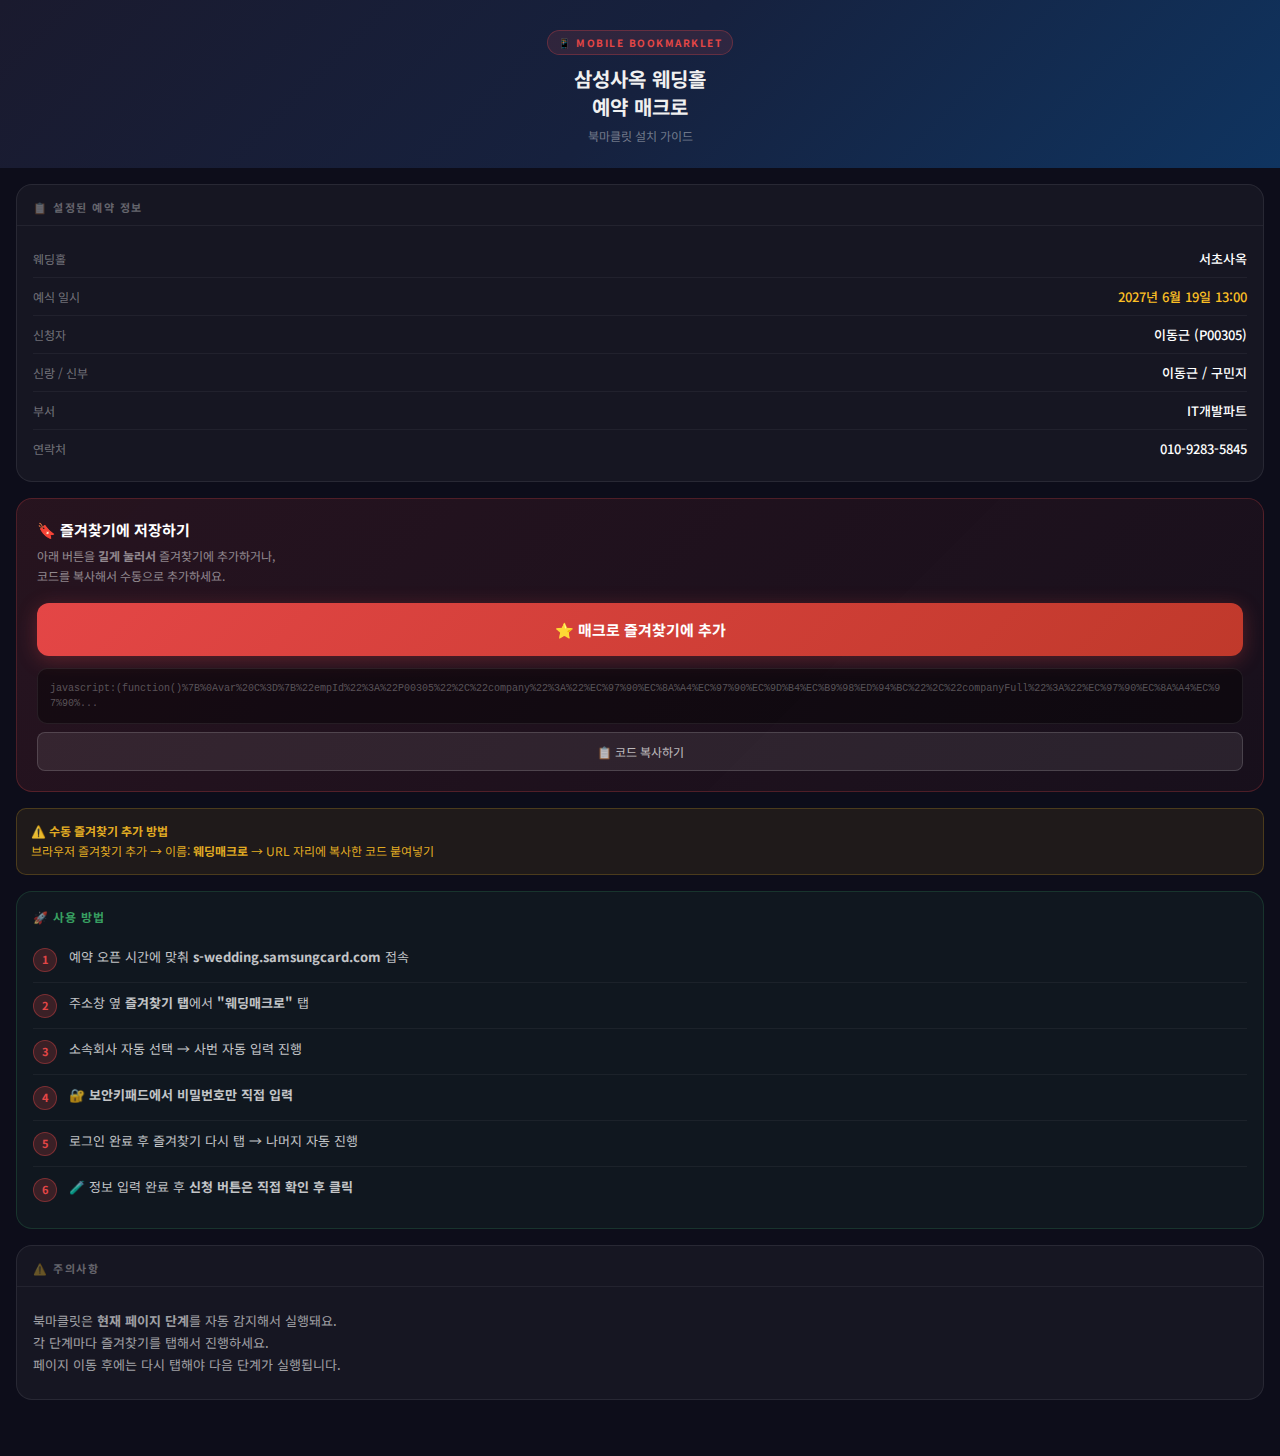
<file: wedding-bookmarklet.html>
<!DOCTYPE html>
<html lang="ko">
<head>
<meta charset="UTF-8">
<meta name="viewport" content="width=device-width, initial-scale=1.0, maximum-scale=1.0">
<title>삼성 웨딩홀 예약 매크로</title>
<style>
  @import url('https://fonts.googleapis.com/css2?family=Noto+Sans+KR:wght@300;400;500;700&display=swap');
  * { margin:0; padding:0; box-sizing:border-box; }

  body {
    font-family: 'Noto Sans KR', sans-serif;
    background: #0d0d1a;
    color: #f0f0f0;
    min-height: 100vh;
    padding-bottom: 40px;
  }

  .header {
    background: linear-gradient(135deg, #1a1a2e, #16213e, #0f3460);
    padding: 28px 20px 24px;
    text-align: center;
    position: relative;
    overflow: hidden;
  }
  .header::after {
    content: '';
    position: absolute;
    bottom: -1px; left: 0; right: 0;
    height: 1px;
    background: linear-gradient(90deg, transparent, rgba(228,70,70,0.5), transparent);
  }
  .badge {
    display: inline-block;
    font-size: 10px;
    font-weight: 700;
    color: #e44646;
    background: rgba(228,70,70,0.12);
    border: 1px solid rgba(228,70,70,0.3);
    padding: 4px 10px;
    border-radius: 20px;
    margin-bottom: 10px;
    letter-spacing: 1.5px;
  }
  .header h1 { font-size: 20px; font-weight: 700; line-height: 1.4; }
  .header p { font-size: 12px; color: rgba(255,255,255,0.4); margin-top: 6px; }

  .section {
    margin: 16px;
    background: rgba(255,255,255,0.04);
    border: 1px solid rgba(255,255,255,0.08);
    border-radius: 16px;
    overflow: hidden;
  }
  .section-header {
    padding: 14px 16px 10px;
    border-bottom: 1px solid rgba(255,255,255,0.06);
  }
  .section-title {
    font-size: 11px;
    font-weight: 700;
    color: rgba(255,255,255,0.35);
    letter-spacing: 1.5px;
    text-transform: uppercase;
  }
  .section-body { padding: 14px 16px; }

  /* 설치 카드 */
  .install-card {
    margin: 16px;
    background: linear-gradient(135deg, rgba(228,70,70,0.12), rgba(228,70,70,0.05));
    border: 1px solid rgba(228,70,70,0.25);
    border-radius: 16px;
    padding: 20px;
  }
  .install-card h2 {
    font-size: 15px;
    font-weight: 700;
    margin-bottom: 6px;
    color: #fff;
  }
  .install-card p {
    font-size: 12px;
    color: rgba(255,255,255,0.5);
    line-height: 1.7;
    margin-bottom: 16px;
  }

  .bookmarklet-btn {
    display: block;
    width: 100%;
    padding: 16px;
    background: linear-gradient(135deg, #e44646, #c0392b);
    border: none;
    border-radius: 12px;
    color: #fff;
    font-size: 15px;
    font-weight: 700;
    font-family: 'Noto Sans KR', sans-serif;
    text-align: center;
    text-decoration: none;
    cursor: pointer;
    box-shadow: 0 4px 20px rgba(228,70,70,0.3);
    transition: all 0.2s;
    margin-bottom: 12px;
  }
  .bookmarklet-btn:active {
    transform: scale(0.98);
  }

  .step-list { list-style: none; }
  .step-list li {
    display: flex;
    gap: 12px;
    align-items: flex-start;
    padding: 10px 0;
    border-bottom: 1px solid rgba(255,255,255,0.05);
    font-size: 13px;
    line-height: 1.6;
    color: rgba(255,255,255,0.75);
  }
  .step-list li:last-child { border-bottom: none; }
  .step-num {
    min-width: 24px;
    height: 24px;
    background: rgba(228,70,70,0.2);
    border: 1px solid rgba(228,70,70,0.4);
    border-radius: 50%;
    display: flex;
    align-items: center;
    justify-content: center;
    font-size: 11px;
    font-weight: 700;
    color: #e44646;
    margin-top: 1px;
  }

  .info-row {
    display: flex;
    justify-content: space-between;
    align-items: center;
    padding: 9px 0;
    border-bottom: 1px solid rgba(255,255,255,0.05);
    font-size: 13px;
  }
  .info-row:last-child { border-bottom: none; }
  .info-label { color: rgba(255,255,255,0.4); font-size: 12px; }
  .info-value { color: #fff; font-weight: 500; }
  .info-value.highlight { color: #fbbf24; }

  .warn-box {
    background: rgba(251,191,36,0.08);
    border: 1px solid rgba(251,191,36,0.2);
    border-radius: 10px;
    padding: 12px 14px;
    margin: 0 16px 16px;
    font-size: 12px;
    color: rgba(251,191,36,0.9);
    line-height: 1.7;
  }

  .usage-steps {
    margin: 0 16px 16px;
    background: rgba(74,222,128,0.05);
    border: 1px solid rgba(74,222,128,0.15);
    border-radius: 16px;
    padding: 16px;
  }
  .usage-steps h3 {
    font-size: 12px;
    font-weight: 700;
    color: rgba(74,222,128,0.7);
    letter-spacing: 1px;
    text-transform: uppercase;
    margin-bottom: 12px;
  }

  .copy-area {
    background: rgba(0,0,0,0.4);
    border: 1px solid rgba(255,255,255,0.08);
    border-radius: 10px;
    padding: 12px;
    font-size: 10px;
    color: rgba(255,255,255,0.3);
    word-break: break-all;
    line-height: 1.5;
    max-height: 80px;
    overflow: hidden;
    margin-bottom: 8px;
    font-family: monospace;
  }
  .copy-btn {
    width: 100%;
    padding: 10px;
    background: rgba(255,255,255,0.08);
    border: 1px solid rgba(255,255,255,0.15);
    border-radius: 8px;
    color: rgba(255,255,255,0.7);
    font-size: 12px;
    font-family: 'Noto Sans KR', sans-serif;
    cursor: pointer;
  }
  .copy-btn.copied {
    background: rgba(74,222,128,0.15);
    border-color: rgba(74,222,128,0.3);
    color: #4ade80;
  }
</style>
</head>
<body>

<div class="header">
  <div class="badge">📱 MOBILE BOOKMARKLET</div>
  <h1>삼성사옥 웨딩홀<br>예약 매크로</h1>
  <p>북마클릿 설치 가이드</p>
</div>

<!-- 예약 정보 확인 -->
<div class="section">
  <div class="section-header">
    <div class="section-title">📋 설정된 예약 정보</div>
  </div>
  <div class="section-body">
    <div class="info-row">
      <span class="info-label">웨딩홀</span>
      <span class="info-value">서초사옥</span>
    </div>
    <div class="info-row">
      <span class="info-label">예식 일시</span>
      <span class="info-value highlight">2027년 6월 19일 13:00</span>
    </div>
    <div class="info-row">
      <span class="info-label">신청자</span>
      <span class="info-value">이동근 (P00305)</span>
    </div>
    <div class="info-row">
      <span class="info-label">신랑 / 신부</span>
      <span class="info-value">이동근 / 구민지</span>
    </div>
    <div class="info-row">
      <span class="info-label">부서</span>
      <span class="info-value">IT개발파트</span>
    </div>
    <div class="info-row">
      <span class="info-label">연락처</span>
      <span class="info-value">010-9283-5845</span>
    </div>
  </div>
</div>

<!-- 설치 방법 -->
<div class="install-card">
  <h2>🔖 즐겨찾기에 저장하기</h2>
  <p>아래 버튼을 <strong>길게 눌러서</strong> 즐겨찾기에 추가하거나,<br>
  코드를 복사해서 수동으로 추가하세요.</p>

  <a id="bookmarkletLink" class="bookmarklet-btn" href="#">
    ⭐ 매크로 즐겨찾기에 추가
  </a>

  <div class="copy-area" id="codePreview">로딩 중...</div>
  <button class="copy-btn" id="copyBtn" onclick="copyCode()">📋 코드 복사하기</button>
</div>

<div class="warn-box">
  ⚠️ <strong>수동 즐겨찾기 추가 방법</strong><br>
  브라우저 즐겨찾기 추가 → 이름: <strong>웨딩매크로</strong> → URL 자리에 복사한 코드 붙여넣기
</div>

<!-- 사용 방법 -->
<div class="usage-steps">
  <h3>🚀 사용 방법</h3>
  <ul class="step-list">
    <li>
      <span class="step-num">1</span>
      <span>예약 오픈 시간에 맞춰 <strong>s-wedding.samsungcard.com</strong> 접속</span>
    </li>
    <li>
      <span class="step-num">2</span>
      <span>주소창 옆 <strong>즐겨찾기 탭</strong>에서 <strong>"웨딩매크로"</strong> 탭</span>
    </li>
    <li>
      <span class="step-num">3</span>
      <span>소속회사 자동 선택 → 사번 자동 입력 진행</span>
    </li>
    <li>
      <span class="step-num">4</span>
      <span>🔐 <strong>보안키패드에서 비밀번호만 직접 입력</strong></span>
    </li>
    <li>
      <span class="step-num">5</span>
      <span>로그인 완료 후 즐겨찾기 다시 탭 → 나머지 자동 진행</span>
    </li>
    <li>
      <span class="step-num">6</span>
      <span>🧪 정보 입력 완료 후 <strong>신청 버튼은 직접 확인 후 클릭</strong></span>
    </li>
  </ul>
</div>

<div class="section">
  <div class="section-header">
    <div class="section-title">⚠️ 주의사항</div>
  </div>
  <div class="section-body">
    <div class="info-row">
      <span style="font-size:13px;color:rgba(255,255,255,0.6);line-height:1.7">
        북마클릿은 <strong>현재 페이지 단계</strong>를 자동 감지해서 실행돼요.<br>
        각 단계마다 즐겨찾기를 탭해서 진행하세요.<br>
        페이지 이동 후에는 다시 탭해야 다음 단계가 실행됩니다.
      </span>
    </div>
  </div>
</div>

<script>
// ================================================
// 매크로 설정값
// ================================================
const CONFIG = {
  empId: 'P00305',
  company: '에스에이치피',
  companyFull: '에스에이치피코퍼레이이',
  weddingHall: '서초사옥',
  weddingYear: 2027,
  weddingMonth: 6,
  weddingDay: 19,
  weddingTime: '13:00',
  name: '이동근',
  gender: 'male',
  birthdate: '1989.01.14',
  dept: 'IT개발파트',
  emailId: 'dg5845.lee',
  emailDomain: 'samsung.com',
  phone: '9283-5845',
  empIdInfo: 'P00305',
  role: '신랑',
  groomName: '이동근',
  brideName: '구민지',
};

// ================================================
// 북마클릿 코드 생성
// ================================================
function buildBookmarklet() {
  const code = `(function(){
var C=${JSON.stringify(CONFIG)};
function wait(ms){return new Promise(r=>setTimeout(r,ms));}
function log(m){console.log('[매크로] '+m);var d=document.createElement('div');d.style='position:fixed;bottom:'+(window._macroY||20)+'px;left:50%;transform:translateX(-50%);background:rgba(0,0,0,0.85);color:#fff;padding:10px 18px;border-radius:20px;font-size:13px;z-index:99999;font-family:sans-serif;white-space:nowrap;max-width:90vw;text-align:center;border:1px solid rgba(255,255,255,0.2)';d.textContent=m;document.body.appendChild(d);setTimeout(()=>d.remove(),3500);}
function setVal(el,v){var s=Object.getOwnPropertyDescriptor(window.HTMLInputElement.prototype,'value');if(s)s.set.call(el,v);else el.value=v;el.dispatchEvent(new Event('input',{bubbles:true}));el.dispatchEvent(new Event('change',{bubbles:true}));}
function findBtn(t){return [...document.querySelectorAll('button,input[type=button],input[type=submit],a')].find(b=>b.textContent.includes(t)||b.value===t);}
function getPage(){var b=document.body.innerText||'';if(b.includes('소속회사를 검색'))return 'company';if(b.includes('사원번호(아이디) 로그인')||document.querySelector('input[placeholder*=사번]'))return 'login';if(b.includes('신청정보를 입력해 주세요'))return 'step3';if(b.includes('아래의 내용에 동의'))return 'step2';if(b.includes('웨딩홀과 예식일'))return 'step1';if(b.includes('삼성사옥 웨딩홀 신청')&&b.includes('신청방법'))return 'intro';if(b.includes('결혼도움방'))return 'main';return 'unknown';}
async function run(){
var page=getPage();
log('📍 현재: '+page);
if(page==='company'){
  var inp=document.querySelector('input[type=text]');
  if(inp){setVal(inp,C.company);await wait(300);}
  var sb=findBtn('검색');if(sb){sb.click();await wait(1200);}
  var items=[...document.querySelectorAll('li,label,div')].filter(el=>el.textContent.includes(C.companyFull));
  if(items.length){items[0].click();await wait(400);log('✅ 소속회사 선택');}
  var cb=findBtn('선택 완료');if(cb){cb.click();log('➡️ 완료');}
}
else if(page==='login'){
  var ids=document.querySelectorAll('input[type=text],input:not([type])');
  for(var i of ids){if((i.placeholder||'').includes('사번')||(i.placeholder||'').includes('아이디')||(i.closest('tr,div,label')||{textContent:''}).textContent.includes('사원번호')){setVal(i,C.empId);log('✅ 사번 입력 완료: '+C.empId);break;}}
  log('🔐 보안키패드에서 비밀번호 입력 후 로그인 버튼을 눌러주세요!');
}
else if(page==='main'){
  var links=[...document.querySelectorAll('a,button')];
  var al=links.find(l=>l.textContent.includes('삼성사옥 웨딩홀')||l.textContent.includes('웨딩홀 신청'));
  if(al){al.click();log('➡️ 웨딩홀 신청으로 이동');}
  else{log('⚠️ 메뉴에서 삼성사옥 웨딩홀 신청을 직접 탭해주세요');}
}
else if(page==='intro'){
  var btn=findBtn('신청');if(btn){btn.click();log('➡️ 신청 진입');await wait(800);}
  await wait(600);
  var popOk=[...document.querySelectorAll('button')].find(b=>b.textContent.trim()==='확인'&&b.offsetParent);
  if(popOk){popOk.click();log('팝업 닫기');}
}
else if(page==='step1'){
  await wait(500);
  var sels=document.querySelectorAll('select');
  for(var sel of sels){var opt=[...sel.options].find(o=>o.text.includes(C.weddingHall));if(opt){sel.value=opt.value;sel.dispatchEvent(new Event('change',{bubbles:true}));log('✅ 웨딩홀: '+C.weddingHall);await wait(800);break;}}
  var tries=0;
  while(tries++<24){
    var title=document.querySelector('[class*=calendar] h3,[class*=calender] h3,.calendar-title,[class*=month-title],[class*=monthTitle]');
    if(!title){await wait(400);continue;}
    var m=title.textContent.match(/(\d{4})년\s*(\d{1,2})월/);
    if(!m){await wait(400);continue;}
    var cy=parseInt(m[1]),cm=parseInt(m[2]);
    if(cy===C.weddingYear&&cm===C.weddingMonth)break;
    var needNext=(cy<C.weddingYear)||(cy===C.weddingYear&&cm<C.weddingMonth);
    var navBtns=[...document.querySelectorAll('button,span,a,i')];
    if(needNext){var nb=navBtns.find(b=>/next|right|chevron-r|›|>|▶/.test(b.className+b.textContent));if(nb){nb.click();await wait(500);}}
    else{var pb=navBtns.find(b=>/prev|left|chevron-l|‹|<|◀/.test(b.className+b.textContent));if(pb){pb.click();await wait(500);}}
  }
  log('📅 '+C.weddingYear+'년 '+C.weddingMonth+'월로 이동');
  var cells=[...document.querySelectorAll('td,[class*=day],[class*=date]')];
  var dc=cells.find(c=>parseInt(c.textContent.trim())===C.weddingDay&&!c.textContent.includes('마감')&&!c.classList.contains('disabled'));
  if(dc){dc.click();log('✅ '+C.weddingDay+'일 선택');await wait(600);}
  else{log('⚠️ 날짜를 직접 선택해주세요 ('+C.weddingDay+'일)');}
  var tLabels=[...document.querySelectorAll('label,span,div,li')].filter(el=>el.textContent.trim()===C.weddingTime||el.textContent.includes(C.weddingTime));
  for(var tl of tLabels){
    var sib=tl.nextElementSibling||tl.previousElementSibling;
    if(sib&&sib.textContent.includes('예약가능')||tl.textContent.includes('예약가능')){
      var r=tl.querySelector('input[type=radio]')||(tl.id?document.querySelector('input[for="'+tl.id+'"]'):null);
      if(r)r.click();else tl.click();
      log('✅ 시간: '+C.weddingTime);break;
    }
    var r2=document.querySelectorAll('input[type=radio]');
    for(var rr of r2){var rl=document.querySelector('label[for="'+rr.id+'"]');if(rl&&rl.textContent.includes(C.weddingTime)){rr.click();log('✅ 시간: '+C.weddingTime);break;}}
  }
  await wait(400);
  var ok=[...document.querySelectorAll('button')].find(b=>b.textContent.trim()==='확인'&&b.offsetParent);
  if(ok){ok.click();await wait(600);}
  var next=findBtn('다음');if(next){next.click();log('➡️ 다음 단계');}
}
else if(page==='step2'){
  await wait(500);
  var cbs=document.querySelectorAll('input[type=checkbox]');
  var allCb=[...cbs].find(c=>{var l=document.querySelector('label[for="'+c.id+'"]')||c.closest('label')||c.parentElement;return(l&&l.textContent.includes('전체'));});
  if(allCb&&!allCb.checked){allCb.click();log('✅ 전체 동의');}
  else{[...cbs].forEach(c=>{if(!c.checked)c.click();});}
  await wait(400);
  var next=findBtn('다음');if(next){next.click();log('➡️ 다음 단계');}
}
else if(page==='step3'){
  await wait(600);
  function getLabel(el){if(el.id){var l=document.querySelector('label[for="'+el.id+'"]');if(l)return l;}var p=el.parentElement;for(var i=0;i<4;i++){if(!p)break;var l=p.querySelector('label')||(p.tagName==='LABEL'?p:null);if(l)return l;p=p.parentElement;}return null;}
  var inputs=document.querySelectorAll('input[type=text],input[type=email],input:not([type])');
  for(var inp of inputs){
    var l=getLabel(inp);var lt=(l&&l.textContent||inp.placeholder||inp.name||'');
    if(lt.includes('성명')&&!lt.includes('신랑')&&!lt.includes('신부'))setVal(inp,C.name);
    else if(lt.includes('생년월일'))setVal(inp,C.birthdate);
    else if(lt.includes('부서'))setVal(inp,C.dept);
    else if(lt.includes('이메일')||lt.includes('메일'))setVal(inp,C.emailId);
    else if(lt.includes('사번')||lt.includes('사원번호'))setVal(inp,C.empIdInfo);
    else if(lt.includes('휴대')||lt.includes('전화'))setVal(inp,C.phone);
    else if(lt.includes('신랑 성명')||lt.includes('신랑성명'))setVal(inp,C.groomName);
    else if(lt.includes('신부 성명')||lt.includes('신부성명'))setVal(inp,C.brideName);
  }
  var sels=document.querySelectorAll('select');
  for(var sel of sels){
    var opts=[...sel.options];
    if(opts.some(o=>o.text.includes('samsung'))){var o=opts.find(o=>o.text.includes(C.emailDomain));if(o){sel.value=o.value;sel.dispatchEvent(new Event('change',{bubbles:true}));}}
    if(opts.some(o=>o.text.trim()==='010')){sel.value='010';sel.dispatchEvent(new Event('change',{bubbles:true}));}
  }
  var radios=document.querySelectorAll('input[type=radio]');
  for(var r of radios){
    var rl=document.querySelector('label[for="'+r.id+'"]')||r.closest('label');
    var rt=(rl&&rl.textContent||'');
    if((C.gender==='male'&&(rt.includes('남자')||rt.includes('남')))&&!rt.includes('신랑'))r.click();
    if(rt.trim().includes(C.role))r.click();
  }
  log('✅ 정보 입력 완료! 내용 확인 후 신청 버튼을 직접 눌러주세요 🎉');
  log('🧪 테스트 모드: 신청 버튼은 직접 클릭!');
}
else{log('⚠️ 페이지를 인식할 수 없어요. 현재 URL을 확인해주세요.');}
}
run();
})();`;
  return 'javascript:' + encodeURIComponent(code);
}

// 페이지 로드 시 실행
window.addEventListener('DOMContentLoaded', function() {
  const href = buildBookmarklet();
  const link = document.getElementById('bookmarkletLink');
  link.href = href;

  const preview = document.getElementById('codePreview');
  preview.textContent = href.substring(0, 200) + '...';

  window._bookmarkletCode = href;
});

function copyCode() {
  const code = window._bookmarkletCode;
  if (!code) return;

  if (navigator.clipboard) {
    navigator.clipboard.writeText(code).then(() => {
      const btn = document.getElementById('copyBtn');
      btn.textContent = '✅ 복사 완료!';
      btn.classList.add('copied');
      setTimeout(() => {
        btn.textContent = '📋 코드 복사하기';
        btn.classList.remove('copied');
      }, 2500);
    });
  } else {
    // fallback
    const ta = document.createElement('textarea');
    ta.value = code;
    ta.style.position = 'fixed';
    ta.style.opacity = '0';
    document.body.appendChild(ta);
    ta.select();
    document.execCommand('copy');
    document.body.removeChild(ta);
    const btn = document.getElementById('copyBtn');
    btn.textContent = '✅ 복사 완료!';
    btn.classList.add('copied');
    setTimeout(() => {
      btn.textContent = '📋 코드 복사하기';
      btn.classList.remove('copied');
    }, 2500);
  }
}
</script>
</body>
</html>
</file>
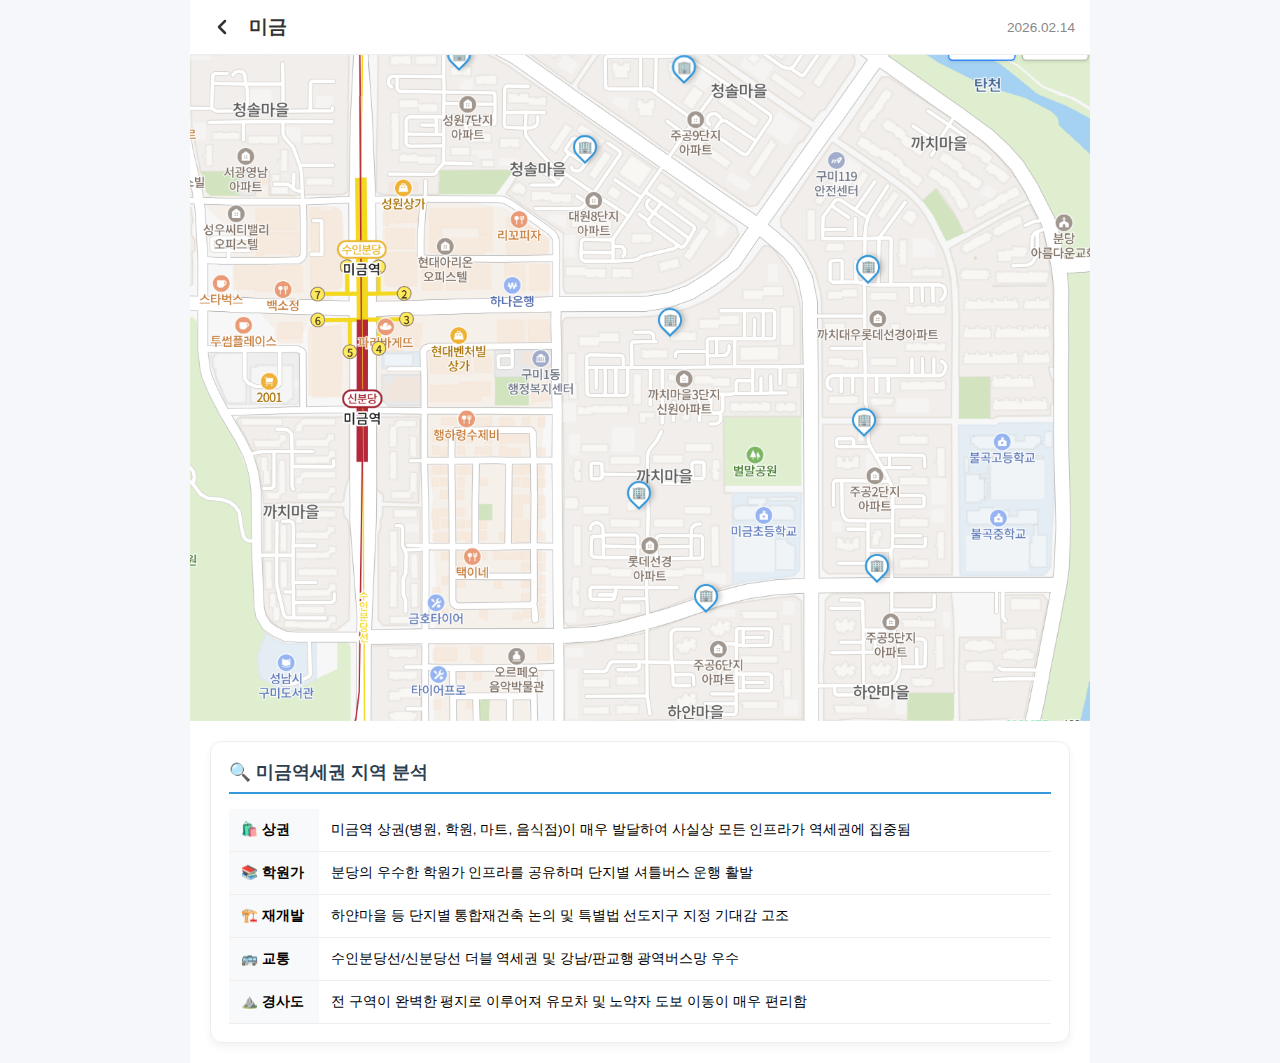
<file: 미금/migum.html>
<!DOCTYPE html>
<html lang="ko">
<head>
    <meta charset="UTF-8">
    <meta name="viewport" content="width=device-width, initial-scale=1.0, maximum-scale=1.0, user-scalable=no">
    <title>분당 미금역세권 부동산 가이드</title>
    <link rel="stylesheet" href="style_migum.css">
</head>
<body>
    <div class="container">
		<header class="top-header">
            <div class="header-left">
                <button class="back-button" onclick="window.history.back();" aria-label="뒤로가기">
                    <svg width="24" height="24" viewBox="0 0 24 24" fill="none" stroke="#333" stroke-width="2.5" stroke-linecap="round" stroke-linejoin="round">
                        <polyline points="15 18 9 12 15 6"></polyline>
                    </svg>
                </button>
                <h1 class="page-title">미금</h1>
            </div>
            <span class="header-date">2026.02.14</span>
        </header>

        <div id="migum" class="tab-content active">
            <div class="map-container" id="map-migum">
                <div class="map-wrapper">
                    <img src="map_migum.png" alt="미금역 지도">
                    <div class="marker-layer"></div>
                </div>
            </div>
        </div>

        <div id="area-detail-section" class="info-section"></div>
    </div>

    <div id="modalBg" onclick="hideInfo()"></div>
    <div id="modalContent">
        <h2 id="aptName">단지명</h2>
        <div id="aptDetail">상세내용</div>
        
        <div class="review-box" id="reviewBox">
            <div class="review-title">📝 임장 후기</div>
            <div id="aptReview" class="review-content"></div>
        </div>
        
        <button onclick="hideInfo()">닫기</button>
    </div>

    <script src="script_migum.js"></script>
</body>
</html>
</file>
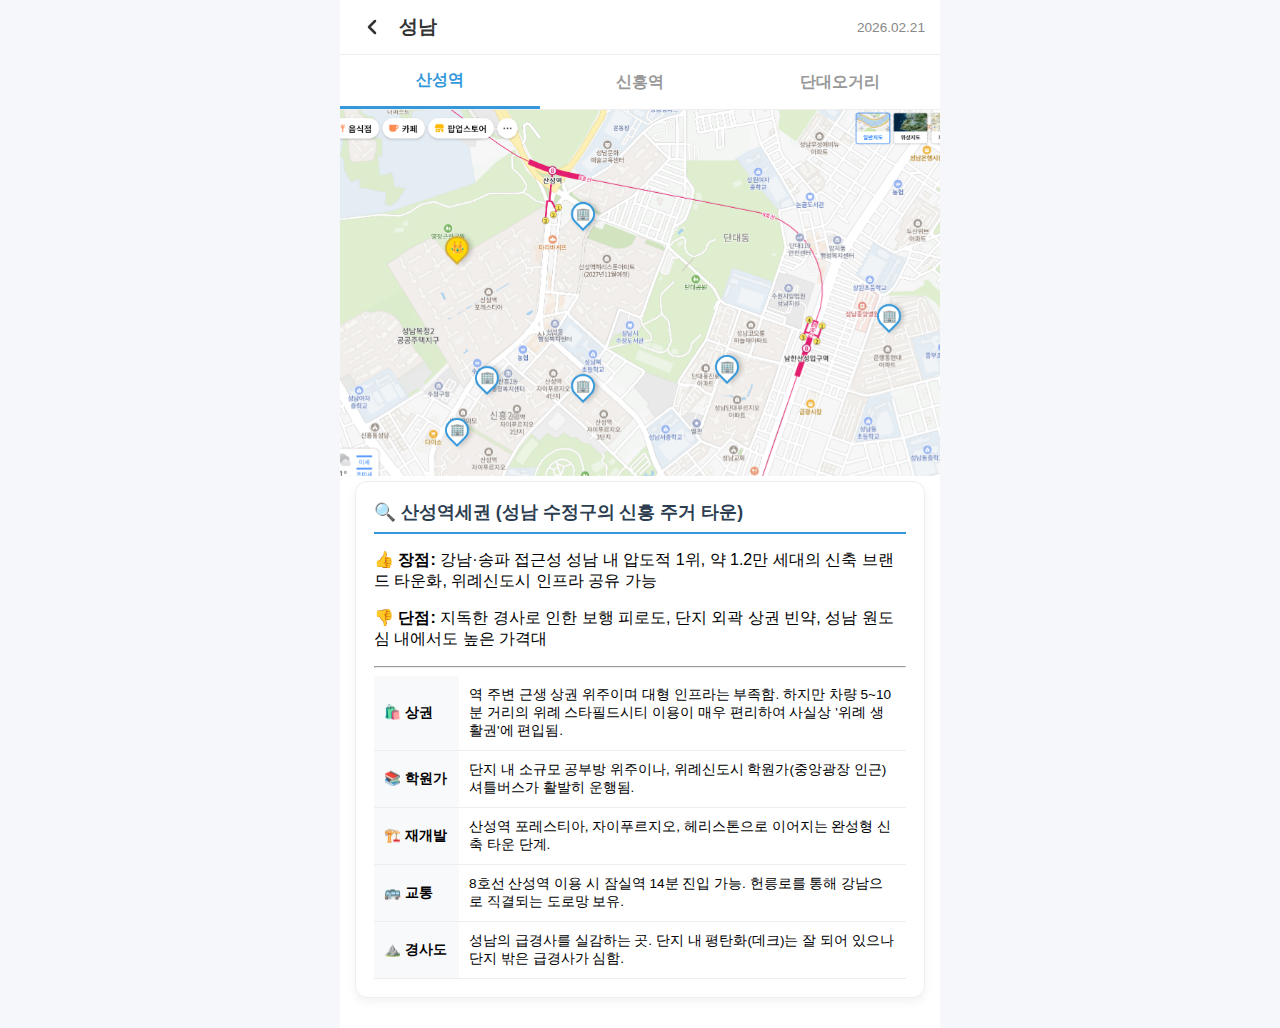
<file: 성남/seongnam.html>
<!DOCTYPE html>
<html lang="ko">
<head>
    <meta charset="UTF-8">
    <meta name="viewport" content="width=device-width, initial-scale=1.0, maximum-scale=1.0, user-scalable=no">
    <meta http-equiv="Cache-Control" content="no-cache, no-store, must-revalidate">
    <meta http-equiv="Pragma" content="no-cache">
    <meta http-equiv="Expires" content="0">
    <title>성남 원도심 부동산 가이드</title>
    <link rel="stylesheet" href="style_seongnam.css?v=20260220">
</head>
<body>
    <div class="container">
		<header class="top-header">
            <div class="header-left">
                <button class="back-button" onclick="window.history.back();" aria-label="뒤로가기">
                    <svg width="24" height="24" viewBox="0 0 24 24" fill="none" stroke="#333" stroke-width="2.5" stroke-linecap="round" stroke-linejoin="round">
                        <polyline points="15 18 9 12 15 6"></polyline>
                    </svg>
                </button>
                <h1 class="page-title">성남</h1>
            </div>
            <span class="header-date">2026.02.21</span>
        </header>
		
        <div class="tabs">
            <button class="tab-btn active" onclick="openTab(event, 'sansung')">산성역</button>
            <button class="tab-btn" onclick="openTab(event, 'sinheung')">신흥역</button>
            <button class="tab-btn" onclick="openTab(event, 'dandae')">단대오거리</button>
        </div>

        <div id="sansung" class="tab-content active">
            <div class="map-container" id="map-sansung">
                <div class="map-wrapper">
                    <img src="map_sansung.png?v=20260220" alt="산성역 지도">
                    <div class="marker-layer"></div>
                </div>
            </div>
        </div>

        <div id="sinheung" class="tab-content">
            <div class="map-container" id="map-sinheung">
                <div class="map-wrapper">
                    <img src="map_sinheung.png?v=20260220" alt="신흥역 지도">
                    <div class="marker-layer"></div>
                </div>
            </div>
        </div>

        <div id="dandae" class="tab-content">
            <div class="map-container" id="map-dandae">
                <div class="map-wrapper">
                    <img src="map_dandae.png?v=20260220" alt="단대오거리 지도">
                    <div class="marker-layer"></div>
                </div>
            </div>
        </div>

        <div id="area-detail-section" class="info-section"></div>
    </div>

    <div id="modalBg" onclick="hideInfo()"></div>
    <div id="modalContent">
        <h2 id="aptName">단지명</h2>
        <div id="aptDetail">상세내용</div>
		
		<div class="review-box">
            <div class="review-title">📝 임장 후기</div>
            <div id="aptReview" class="review-content">후기를 입력해주세요.</div>
        </div>
		
        <button onclick="hideInfo()">닫기</button>
    </div>

    <script src="script_seongnam.js?v=20260220"></script>
</body>
</html>
</file>
<file: 미금/style_migum.css>
/* 기본 레이아웃 및 모바일 최적화 */
* {
    box-sizing: border-box;
    -webkit-tap-highlight-color: transparent;
}

body {
    margin: 0;
    padding: 0;
    font-family: 'Pretendard', sans-serif;
    background: #f5f7fa;
}

.container {
    width: 100%;
    max-width: 900px;
    margin: 0 auto;
    background: #fff;
    min-height: 100vh;
}

/* 상단 헤더 레이아웃 수정 */
.top-header {
    display: flex;
    justify-content: space-between;
    align-items: center;
    padding: 10px 15px;
    background-color: #fff;
    border-bottom: 1px solid #eee;
    position: sticky;
    top: 0;
    z-index: 1000;
}

.header-left {
    display: flex;
    align-items: center;
    gap: 10px;
}

.back-button {
    background: none;
    border: none;
    padding: 5px;
    cursor: pointer;
    display: flex;
    align-items: center;
}

.page-title {
    font-size: 1.2rem;
    font-weight: 800;
    color: #333;
    margin: 0;
}

.header-date {
    font-size: 0.85rem;
    color: #888;
    font-weight: 500;
}

/* 탭 스타일 */
.tabs {
    display: flex;
    background: #fff;
    border-bottom: 1px solid #eee;
    position: sticky;
    top: 0;
    z-index: 100;
}

.tab-btn {
    flex: 1;
    padding: 15px;
    border: none;
    background: none;
    font-size: 1rem;
    font-weight: bold;
    color: #3498db;
    border-bottom: 3px solid #3498db;
    cursor: default;
}

/* 지도 및 마커 영역 */
.map-container {
    position: relative;
    width: 100%;
    height: auto;
    overflow: hidden;
    background: #f0f0f0;
    touch-action: none;
}

.map-wrapper {
    position: relative;
    width: 100%;
    transform-origin: 0 0;
    will-change: transform;
}

.map-wrapper img {
    display: block;
    width: 100%;
    height: auto;
}

.marker-layer {
    position: absolute;
    top: 0;
    left: 0;
    width: 100%;
    height: 100%;
    pointer-events: none;
    z-index: 10;
}

.apt-marker {
    position: absolute;
    width: 24px;
    height: 24px;
    background: #fff;
    border-radius: 50% 50% 50% 0;
    border: 2px solid #3498db;
    display: flex;
    align-items: center;
    justify-content: center;
    transform: rotate(-45deg);
    cursor: pointer;
    box-shadow: 2px 2px 5px rgba(0,0,0,0.2);
    pointer-events: auto;
    z-index: 20;
}

.apt-marker i {
    transform: rotate(45deg);
    font-style: normal;
    font-size: 12px;
}

/* 임장 후기 메모장 스타일 */
.review-box {
    margin-top: 20px;
    background: #fff9c4;
    padding: 15px;
    border-radius: 8px;
    border-left: 5px solid #fbc02d;
    box-shadow: 2px 2px 5px rgba(0,0,0,0.05);
}

.review-title {
    font-weight: bold;
    margin-bottom: 8px;
    color: #f57f17;
    font-size: 0.9rem;
}

.review-content {
    font-size: 0.9rem;
    line-height: 1.6;
    color: #5d4037;
    white-space: pre-wrap;
    text-align: left;
}

/* 하단 정보 섹션 */
.info-section {
    padding: 20px;
}

.analysis-card {
    background: #fff;
    border-radius: 12px;
    padding: 18px;
    border: 1px solid #eee;
    box-shadow: 0 4px 10px rgba(0,0,0,0.05);
}

.analysis-card h3 {
    margin: 0 0 15px 0;
    font-size: 1.1rem;
    color: #2c3e50;
    border-bottom: 2px solid #3498db;
    padding-bottom: 8px;
}

.info-table {
    width: 100%;
    border-collapse: collapse;
}

.info-table th {
    width: 90px;
    background: #f8f9fa;
    padding: 12px;
    font-size: 0.85rem;
    text-align: left;
    border-bottom: 1px solid #eee;
}

.info-table td {
    padding: 12px;
    font-size: 0.85rem;
    border-bottom: 1px solid #eee;
    text-align: left;
}

/* 팝업 모달 */
#modalBg {
    display: none;
    position: fixed;
    top: 0;
    left: 0;
    width: 100%;
    height: 100%;
    background: rgba(0,0,0,0.6);
    z-index: 1000;
}

#modalContent {
    display: none;
    position: fixed;
    top: 50%;
    left: 50%;
    transform: translate(-50%, -50%);
    width: 85%;
    max-width: 450px;
    background: #fff;
    padding: 25px;
    border-radius: 15px;
    z-index: 1001;
    max-height: 80vh;
    overflow-y: auto;
}

#modalContent h2 {
    margin-top: 0;
    color: #3498db;
    font-size: 1.2rem;
    border-bottom: 2px solid #eee;
    padding-bottom: 10px;
}

#aptDetail {
    margin: 15px 0;
    line-height: 1.7;
    font-size: 0.95rem;
    color: #333;
    text-align: left;
}

#modalContent button {
    width: 100%;
    padding: 12px;
    background: #3498db;
    color: white;
    border: none;
    border-radius: 8px;
    font-weight: bold;
    cursor: pointer;
    margin-top: 15px;
}
</file>
<file: 성남/style_seongnam.css>
/* 기본 레이아웃 및 모바일 최적화 */
* {
    box-sizing: border-box;
    -webkit-tap-highlight-color: transparent;
}

body {
    margin: 0;
    padding: 0;
    font-family: 'Pretendard', sans-serif;
    background: #f5f7fa;
}

.container {
    width: 100%;
    max-width: 600px;
    margin: 0 auto;
    background: #fff;
    min-height: 100vh;
}

/* 상단 헤더 레이아웃 수정 */
.top-header {
    display: flex;
    justify-content: space-between;
    align-items: center;
    padding: 10px 15px;
    background-color: #fff;
    border-bottom: 1px solid #eee;
    position: sticky;
    top: 0;
    z-index: 1000;
}

.header-left {
    display: flex;
    align-items: center;
    gap: 10px;
}

.back-button {
    background: none;
    border: none;
    padding: 5px;
    cursor: pointer;
    display: flex;
    align-items: center;
}

.page-title {
    font-size: 1.2rem;
    font-weight: 800;
    color: #333;
    margin: 0;
}

.header-date {
    font-size: 0.85rem;
    color: #888;
    font-weight: 500;
}

/* 탭 스타일 */
.tabs {
    display: flex;
    background: #fff;
    border-bottom: 1px solid #eee;
    position: sticky;
    top: 0;
    z-index: 100;
}

.tab-btn {
    flex: 1;
    padding: 15px;
    border: none;
    background: none;
    font-size: 1rem;
    font-weight: bold;
    color: #999;
    cursor: pointer;
}

.tab-btn.active {
    color: #3498db;
    border-bottom: 3px solid #3498db;
}

/* 지도 및 마커 영역 */
.tab-content {
    display: none;
}

.tab-content.active {
    display: block;
}

.map-container {
    position: relative;
    width: 100%;
    /* 1. 고정 height를 삭제하고 auto로 변경하여 이미지 높이에 맞춤 */
    height: auto; 
    overflow: hidden;
    background: #f0f0f0;
    touch-action: none; 
}

.map-wrapper {
    /* 2. absolute를 사용하면 부모가 높이를 인식 못하므로 relative로 변경 */
    position: relative; 
    width: 100%;
    transform-origin: 0 0;
    will-change: transform;
}

.map-wrapper img {
    /* 3. 이미지가 컨테이너 너비에 꽉 차고 높이는 비율대로 조절되게 설정 */
    display: block;
    width: 100%;
    height: auto; 
    user-select: none;
    -webkit-user-drag: none;
}

/* 4. 마커 레이어는 이미지 위에 겹쳐야 하므로 absolute 유지 */
.marker-layer {
    position: absolute;
    top: 0;
    left: 0;
    width: 100%;
    height: 100%;
    pointer-events: none;
    z-index: 10;
}

.apt-marker {
    position: absolute;
    width: 24px;
    height: 24px;
    background: #fff;
    border-radius: 50% 50% 50% 0;
    border: 2px solid #3498db;
    display: flex;
    align-items: center;
    justify-content: center;
    transform: rotate(-45deg);
    cursor: pointer;
    box-shadow: 2px 2px 5px rgba(0,0,0,0.2);
    pointer-events: auto;
    z-index: 20;
}

.apt-marker i {
    transform: rotate(45deg);
    font-style: normal;
    font-size: 12px;
}

.apt-marker.master {
    background: #FFD700 !important;
    border-color: #D4AF37 !important;
}

/* 임장 후기 메모장 스타일 */
.review-box {
    margin-top: 20px;
	margin-bottom: 20px;
    background: #fff9c4; /* 메모지 노란색 */
    padding: 15px;
    border-radius: 8px;
    border-left: 5px solid #fbc02d;
    box-shadow: 2px 2px 5px rgba(0,0,0,0.05);
}
.review-title { font-weight: bold; margin-bottom: 8px; color: #f57f17; font-size: 0.9rem; }
.review-content {
    font-size: 0.9rem; line-height: 1.6; color: #5d4037;
    white-space: pre-wrap; /* 줄바꿈 유지 */
}

/* 하단 정보 카드 */
.info-section {
    padding: 5px 15px 30px; /* 위쪽(5px) 간격을 최소화 */
}

.analysis-card {
    background: #fff;
    border-radius: 12px;
    padding: 18px;
    border: 1px solid #eee;
    box-shadow: 0 4px 10px rgba(0,0,0,0.05);
}

.analysis-card h3 {
    margin: 0 0 15px 0;
    font-size: 1.1rem;
    color: #2c3e50;
    border-bottom: 2px solid #3498db;
    padding-bottom: 8px;
}

.info-table {
    width: 100%;
    border-collapse: collapse;
}

.info-table th {
    width: 85px;
    background: #f8f9fa;
    padding: 10px;
    font-size: 0.85rem;
    text-align: left;
    border-bottom: 1px solid #eee;
}

.info-table td {
    padding: 10px;
    font-size: 0.85rem;
    border-bottom: 1px solid #eee;
}

/* 팝업 모달 */
#modalBg {
    display: none;
    position: fixed;
    top: 0;
    left: 0;
    width: 100%;
    height: 100%;
    background: rgba(0,0,0,0.6);
    z-index: 1000;
}

#modalContent {
    display: none;
    position: fixed;
    top: 50%;
    left: 50%;
    transform: translate(-50%, -50%);
    width: 85%;
    max-width: 400px;
    background: #fff;
    padding: 25px;
    border-radius: 15px;
    z-index: 1001;
}

#modalContent h2 {
    margin-top: 0;
    color: #3498db;
    font-size: 1.2rem;
    border-bottom: 2px solid #eee;
    padding-bottom: 10px;
}

#aptDetail {
    margin: 15px 0;
    line-height: 1.7;
    font-size: 0.95rem;
    color: #333;
}

#modalContent button {
    width: 100%;
    padding: 12px;
    background: #3498db;
    color: white;
    border: none;
    border-radius: 8px;
    font-weight: bold;
    cursor: pointer;
}
</file>
